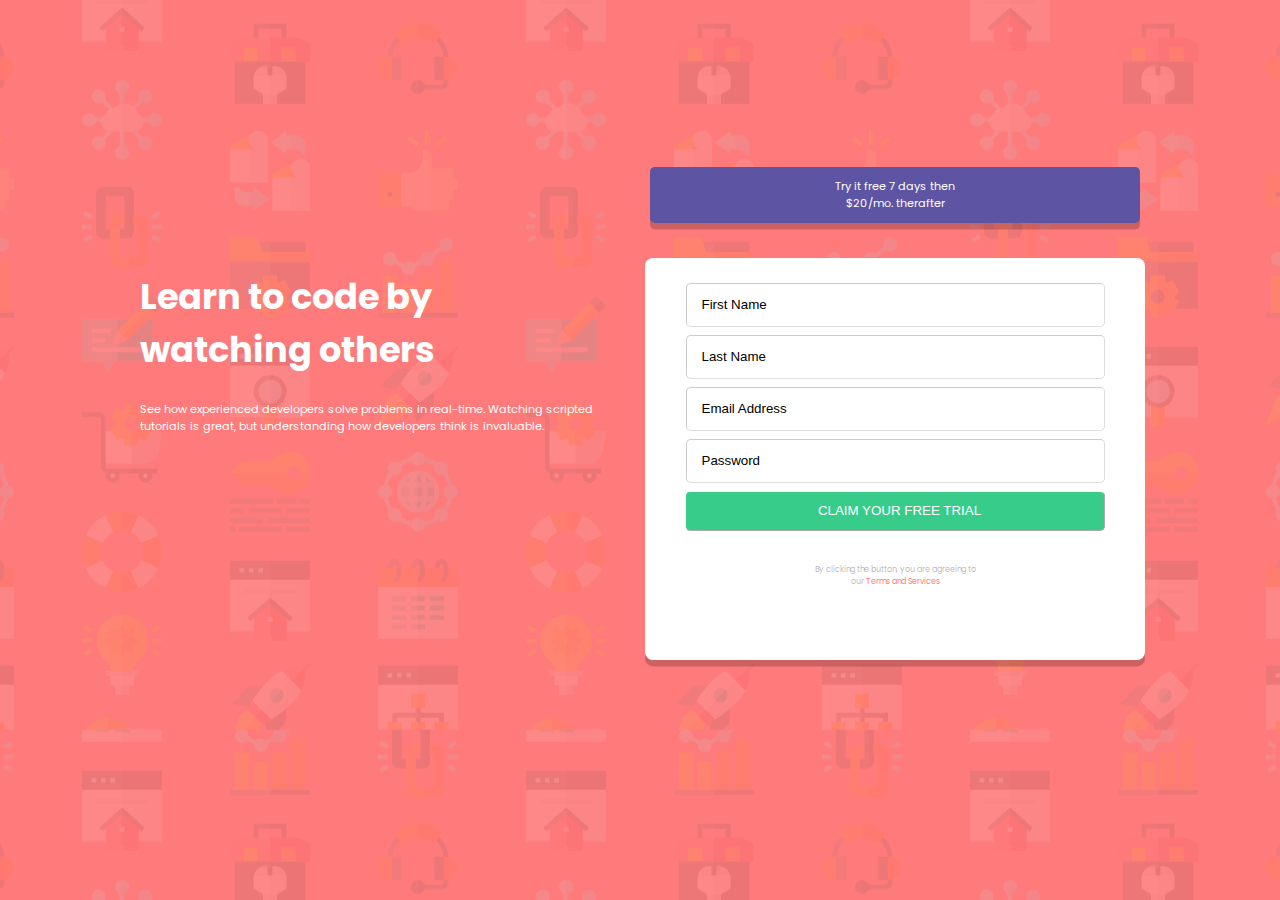
<file: Portfolio/projects/Sign Up Form/index.html>
<!DOCTYPE html>
<html lang="en">
  <head>
    <meta charset="UTF-8" />
    <meta http-equiv="X-UA-Compatible" content="IE=edge" />
    <meta name="viewport" content="width=device-width, initial-scale=1.0" />
    <!-- link to css -->
    <link rel="stylesheet" href="./form.css" />
    <!-- google fonts -->
    <link
      href="https://fonts.googleapis.com/css2?family=Kumbh+Sans:wght@700&family=Poppins:wght@700&display=swap"
      rel="stylesheet"
    />
    <title>Form Validation</title>
  </head>
  <!-- body -->
  <body>
    <div class="container">
      <!-- left container -->
      <div class="left">
        <div class="header">
          Learn to code by <br />
          watching others
        </div>
        <div class="subHeading">
          See how experienced developers solve problems in real-time. Watching
          scripted tutorials is great, but understanding how developers think is
          invaluable.
        </div>
      </div>
      <!-- right container -->
      <div class="right">
        <div class="trial">
          Try it free 7 days then <br />
          $20/mo. therafter
        </div>
        <!-- form -->
        <form action="./index.html" method="get" id="form">
          <div class="inputSpacing">
            <input
              type="text"
              name="firstName"
              id="firstName"
              placeholder="First Name"
            />
          </div>
          <div class="errorFN" id="errorFN"></div>
          <div class="inputSpacing">
            <input
              type="text"
              name="lastName"
              id="lastName"
              placeholder="Last Name"
            />
          </div>
          <div class="errorLN" id="errorLN"></div>
          <div class="inputSpacing">
            <input
              type="email"
              name="email"
              id="email"
              placeholder="Email Address"
            />
          </div>
          <div class="errorEmail" id="errorEmail"></div>
          <div class="inputSpacing">
            <input
              type="password"
              name="password"
              id="password"
              placeholder="Password"
            />
          </div>
          <div class="errorPassword" id="errorPassword"></div>
          <div class="inputSpacing"></div>
          <input type="submit" value="CLAIM YOUR FREE TRIAL" />
          <!-- terms and conditions -->
          <div class="smallPrint">
            <span class="agreement">
              By clicking the button, you are agreeing to <br />
              our </span
            ><span class="conditions">Terms and Services</span>
          </div>
        </form>
      </div>
    </div>
    <script src="./form.js" defer></script>
  </body>
</html>
</file>
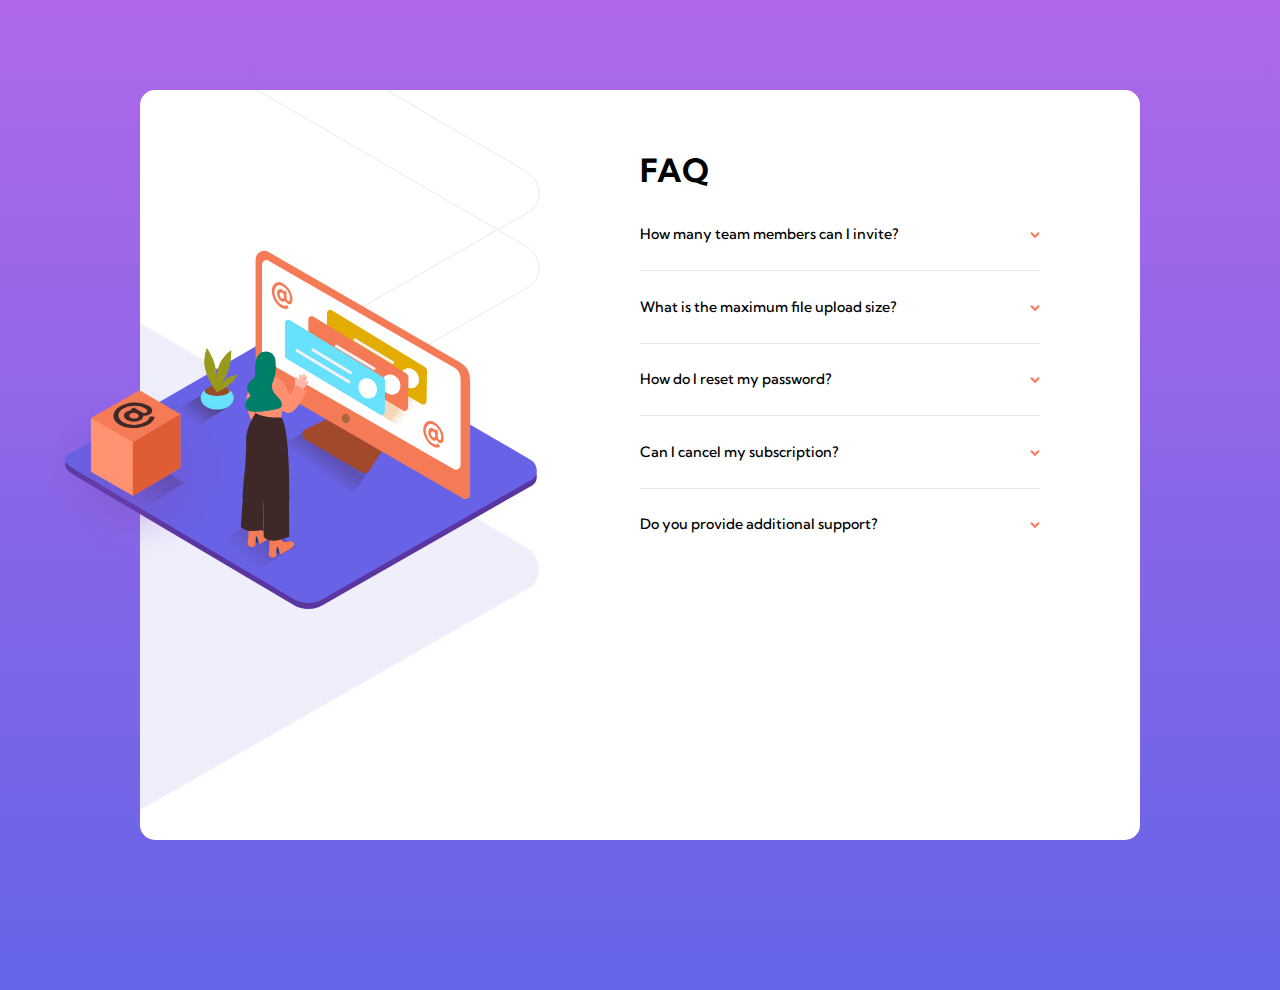
<file: Portfolio/projects/FAQ Accordion/accordion.html>
<!DOCTYPE html>
<html lang="en">
  <head>
    <meta charset="UTF-8" />
    <meta http-equiv="X-UA-Compatible" content="IE=edge" />
    <meta name="viewport" content="width=device-width, initial-scale=1.0" />
    <!-- google fonts -->
    <link
      href="https://fonts.googleapis.com/css2?family=Kumbh+Sans&display=swap"
      rel="stylesheet"
    />
    <!-- link to css -->
    <link rel="stylesheet" href="./accordion.css" />
    <title>FAQ Accordion</title>
  </head>
  <!-- body -->
  <body>
    <!-- main container -->
    <div class="bgContainer">
      <!-- left container -->
      <div class="lftContainer">
        <img
          src="./images/illustration-woman-online-desktop.svg"
          alt="Woman Online Desktop"
          id="womanOnline"
        />
        <img src="./images/illustration-box-desktop.svg" alt="box" id="box" />
      </div>
      <div class="container">
        <!-- images for mobile -->
        <img
          src="./images/illustration-woman-online-mobile.svg"
          alt="woman online"
          id="mobileWoman"
        />
        <img
          src="./images/bg-pattern-mobile.svg"
          alt="mobile pattern"
          id="mobileShadow"
        />
        <!-- right container -->
        <div class="header">FAQ</div>
        <div class="accordion">
          <div class="question">How many team members can I invite?</div>
          <div class="answer">
            You can invite up to 2 additional users on the Free plan. There is
            no limit on team members for the Premium plan.
          </div>
          <hr />
          <div class="question">What is the maximum file upload size?</div>
          <div class="answer">
            No more than 2GB. All files in your account must fit your allotted
            storage space.
          </div>
          <hr />
          <div class="question">How do I reset my password?</div>
          <div class="answer">
            Click “Forgot password” from the login page or “Change password”
            from your profile page. A reset link will be emailed to you.
          </div>
          <hr />
          <div class="question">Can I cancel my subscription?</div>
          <div class="answer">
            Yes! Send us a message and we’ll process your request no questions
            asked.
          </div>
          <hr />
          <div class="question">Do you provide additional support?</div>
          <div class="answer">
            Chat and email support is available 24/7. Phone lines are open
            during normal business hours.
          </div>
        </div>
      </div>
    </div>
    <script src="./accordion.js"></script>
  </body>
</html>
</file>
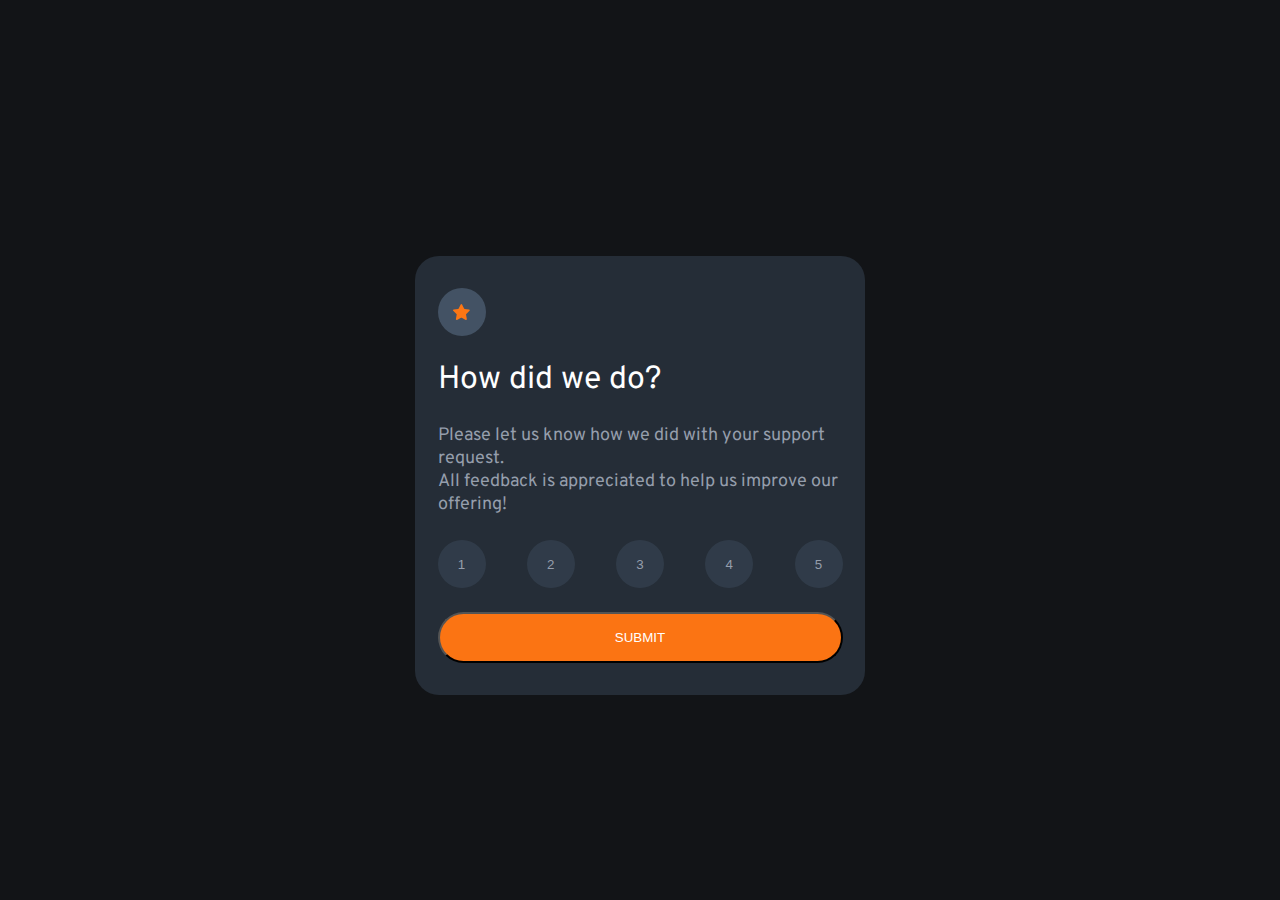
<file: Portfolio/projects/Interactive Rating Component/interactiveRating.html>
<!DOCTYPE html>
<html lang="en">
  <head>
    <meta charset="UTF-8" />
    <meta http-equiv="X-UA-Compatible" content="IE=edge" />
    <meta name="viewport" content="width=device-width, initial-scale=1.0" />
    <!-- link to CSS -->
    <link rel="stylesheet" href="./interactiveRating.css" />
    <!-- google fonts -->
    <link
      href="https://fonts.googleapis.com/css2?family=Overpass&display=swap"
      rel="stylesheet"
    />
    <title>Interactive Rating Component</title>
  </head>
  <!-- body -->
  <body>
    <!-- rating screen -->
    <div class="container">
      <div class="innerContainer">
        <div id="ratingScreen">
          <div class="star"><img src="./images/icon-star.svg" alt="" /></div>
          <div class="greeting">How did we do?</div>
          <div class="feedback">
            Please let us know how we did with your support request. <br />
            All feedback is appreciated to help us improve our offering!
          </div>
          <div class="ratings">
            <button class="numbers" id="one" value="1">1</button>
            <button class="numbers" id="two" value="2">2</button>
            <button class="numbers" id="three" value="3">3</button>
            <button class="numbers" id="four" value="4">4</button>
            <button class="numbers" id="five" value="5">5</button>
          </div>
          <span id="errorMessage"></span>
          <button class="submit" id="submit">SUBMIT</button>
        </div>
        <!-- result screen -->
        <div id="resultScreen">
          <img
            src="./images/illustration-thank-you.svg"
            alt=""
            id="resultImage"
          />
          <div id="result">You selected ? out of 5</div>
          <div id="thanks">Thank you!</div>
          <div id="appreciation">
            We appreciate you taking the time to give a rating. <br />
            if you ever need more support, don't hesitate to <br />
            get in touch!
          </div>
        </div>
      </div>
    </div>
    <!-- link to JavaScript -->
    <script src="./interactiveRating.js"></script>
  </body>
</html>
</file>
<file: Portfolio/projects/Sign Up Form/form.css>
/* body */

body {
  background-color: hsl(0, 100%, 74%);
  background-image: url("bg-intro-mobile.png");
  background-position: center;
  font-family: "Poppins", sans-serif;
  margin: 0;
  padding: 0;
  width: 100%;
}

/* main container */

.container {
  margin-left: auto;
  margin-right: auto;
  max-width: 650px;
  width: 80%;
}

/* left container */

.header,
.subHeading {
  text-align: center;
}

.header {
  color: white;
  font-size: 1.5rem;
  font-weight: bold;
  margin-top: 10%;
}

.subHeading {
  color: white;
  font-size: 0.7rem;
  margin-top: 5%;
}

/* right container */

.trial {
  align-items: center;
  background-color: #5e54a4;
  border-radius: 0.3rem;
  box-shadow: 0 0.4rem rgb(0, 0, 0, 0.2);
  color: white;
  display: flex;
  font-size: 0.7rem;
  height: 3.5rem;
  justify-content: center;
  margin-top: 8%;
  text-align: center;
}

form {
  background-color: white;
  border-radius: 0.5rem;
  box-shadow: 0 0.4rem rgb(0, 0, 0, 0.2);
  height: 22rem;
  margin-top: 7%;
  padding-bottom: 5%;
  padding-top: 5%;
  text-align: center;
  width: 100%;
}

input {
  border-radius: 0.3rem;
  border-width: 1px;
  border-color: rgb(0, 0, 0, 0.2);
  height: 2.5rem;
  margin-bottom: 0.5rem;
  padding-left: 15px;
  width: 80%;
}

input::placeholder {
  color: black;
}

input[type="submit"] {
  background-color: #38cc8b;
  border-color: white;
  color: white;
  margin-bottom: 0.5rem;
  width: 84%;
}

input[type="button"]:hover {
  cursor: pointer;
}

.smallPrint {
  font-size: 0.5rem;
  margin-top: 5%;
}

.agreement {
  color: rgb(0, 0, 0, 0.3);
}

.conditions {
  color: hsl(0, 100%, 74%);
}

#errorFN,
#errorLN,
#errorEmail,
#errorPassword {
  font-size: 0.5rem;
  margin-left: auto;
  margin-right: auto;
  width: 83%;
}

/* media queries */

@media screen and (min-width: 800px) {
  /* body */

  body {
    background-image: url("bg-intro-desktop.png");
    background-position: center;
  }

  /* container */
  .container {
    max-width: 1000px;
  }

  /* left container */

  .left {
    float: left;
    width: 50%;
  }

  .header,
  .subHeading {
    padding-right: 10px;
    text-align: left;
  }

  .header {
    font-size: 2.2rem;
    margin-top: 30vh;
  }

  .subHeading {
    font-size: 0.7rem;
    margin-top: 5%;
  }

  /* right container */

  .right {
    float: right;
    width: 50%;
  }

  .trial {
    margin-left: 10px;
    margin-top: 18.5vh;
  }

  form {
    margin-left: 5px;
  }
}
</file>
<file: Portfolio/projects/FAQ Accordion/accordion.css>
/* body */

body {
  background-image: linear-gradient(hsl(273, 75%, 66%), hsl(240, 73%, 65%));
  font-family: "Kumbh Sans", sans-serif;
  height: 100vh;
  margin: 0;
  padding: 0;
  width: 100%;
}

/* main container */

.container {
  background-color: white;
  border-radius: 15px;
  margin-left: auto;
  margin-right: auto;
  margin-top: 20vh;
  max-width: 380px;
  min-height: 70vh;
  min-width: 340px;
  padding-bottom: 30px;
  width: 90%;
}

/* left container */

.lftContainer {
  display: none;
}

/* images for mobile */

#mobileWoman {
  left: 0;
  margin-left: auto;
  margin-right: auto;
  margin-top: -6rem;
  position: absolute;
  right: 0;
  width: 220px;
}

#mobileShadow {
  display: block;
  margin-left: auto;
  margin-right: auto;
  width: 220px;
}

/* right container */

.header {
  margin-top: 20px;
  font-size: 2rem;
  font-weight: bolder;
  text-align: center;
}

.accordion {
  margin-left: auto;
  margin-right: auto;
  margin-top: 20px;
  width: 80%;
}

.question {
  cursor: pointer;
  font-weight: 500;
  padding: 3px 0 3px 0;
}

.question::after {
  content: url(./images/icon-arrow-down.svg);
  float: right;
}

.active:after {
  content: url(./images/icon-arrow-down.svg);
  transform: rotate(180deg);
}
.question {
  font-size: 0.9rem;
}

.answer {
  color: hsl(240, 6%, 50%);
  display: none;
  font-size: 0.9rem;
  padding: 8px 0 8px 0;
}

hr {
  background-color: hsl(240, 5%, 91%);
  border: none;
  height: 0.5px;
}

/* media queries */

@media screen and (min-width: 1100px) {
  /* main container */

  .bgContainer {
    background-color: white;
    border-radius: 25px;
    height: 70vh;
    margin-left: auto;
    margin-right: auto;
    margin-top: 10vh;
    max-width: 1000px;
    min-height: 750px;
    min-width: 1000px;
    width: 80%;
  }

  /* removing mobile images */

  #mobileWoman {
    display: none;
  }

  #mobileShadow {
    display: none;
  }

  /* right container */

  .container {
    border-radius: 0 15px 15px 0;
    float: right;
    max-width: none;
    margin-left: 0;
    margin-right: 0;
    margin-top: 0;
    min-height: 750px;
    padding-bottom: 0;
    width: 50%;
  }

  .header {
    padding-top: 2.5rem;
    text-align: left;
  }

  .accordion {
    margin-left: 0;
    margin-right: 0;
    margin-top: 2rem;
  }

  hr {
    margin-bottom: 1.5rem;
    margin-top: 1.5rem;
  }

  /* left container */

  .lftContainer {
    background-color: white;
    background-image: url(./images/bg-pattern-desktop.svg);
    background-position: bottom right;
    border-radius: 15px 0 0 15px;
    display: block;
    float: left;
    min-height: 750px;
    width: 40%;
  }

  #womanOnline {
    left: -75px;
    position: relative;
    top: 160px;
    z-index: 1;
  }

  #box {
    left: -100px;
    position: relative;
    top: -65px;
    z-index: 2;
  }
}
</file>
<file: Portfolio/projects/Interactive Rating Component/interactiveRating.css>
/* body */

* body {
  background-color: hsl(216, 12%, 8%);
  font-family: "Overpass", sans-serif;
  margin: 0;
  padding: 0;
  width: 100%;
}

/* rating screen */

.container {
  background-color: hsl(213, 19%, 18%);
  border-radius: 1.5rem 1.5rem 1.5rem 1.5rem;
  margin-left: auto;
  margin-right: auto;
  margin-top: 20%;
  max-width: 450px;
  min-width: 300px;
  width: 90%;
}

.innerContainer {
  margin-left: auto;
  margin-right: auto;
  padding-top: 2rem;
  width: 90%;
}

.star {
  align-items: center;
  background-color: hsla(214 27% 59% / 0.366);
  border-radius: 50%;
  display: flex;
  height: 3rem;
  justify-content: center;
  margin-bottom: 1.5rem;
  text-align: center;
  width: 3rem;
}

.greeting {
  color: hsl(0, 0%, 100%);
  font-size: xx-large;
  margin-bottom: 1.5rem;
}

.feedback,
.ratings {
  color: hsl(217, 12%, 63%);
  font-size: large;
  margin-bottom: 1.5rem;
}

.ratings {
  display: flex;
  justify-content: space-between;
}

.numbers {
  background-color: hsla(214, 20%, 34%, 0.366);
  border-color: transparent;
  border-radius: 50%;
  color: hsl(217, 12%, 63%);
  cursor: pointer;
  height: 3rem;
  width: 3rem;
}

.numbers:hover {
  background-color: hsl(217, 12%, 63%);
  color: hsl(0, 0%, 100%);
}

.numbers:active,
.numbers:focus {
  background-color: hsl(25, 97%, 53%);
  color: hsl(0, 0%, 100%);
}

#errorMessage {
  color: hsl(0, 0%, 100%);
}

button.submit {
  background-color: hsl(25, 97%, 53%);
  border-radius: 2rem 2rem 2rem 2rem;
  color: hsl(0, 0%, 100%);
  cursor: pointer;
  margin-bottom: 2rem;
  padding: 1rem;
  width: 100%;
}

button.submit:hover {
  background-color: hsl(0, 0%, 100%);
  color: hsl(25, 97%, 53%);
}

/* result screen */

#resultScreen {
  display: none;
  text-align: center;
  width: 100%;
}

#result {
  background-color: hsla(214, 20%, 34%, 0.366);
  border-radius: 2rem 2rem 2rem 2rem;
  color: hsl(25, 97%, 53%);
  margin-left: auto;
  margin-right: auto;
  padding: 0.5rem;
  width: 55%;
}

#thanks {
  color: hsl(0, 0%, 100%);
  font-size: xx-large;
}

#resultImage,
#result,
#thanks {
  margin-bottom: 1.5rem;
}

#appreciation {
  color: hsl(217, 12%, 63%);
  padding-bottom: 4.5rem;
}

/* media queries */

@media (min-width: 1500px) {
  .container {
    margin-top: 10%;
  }
}
</file>
